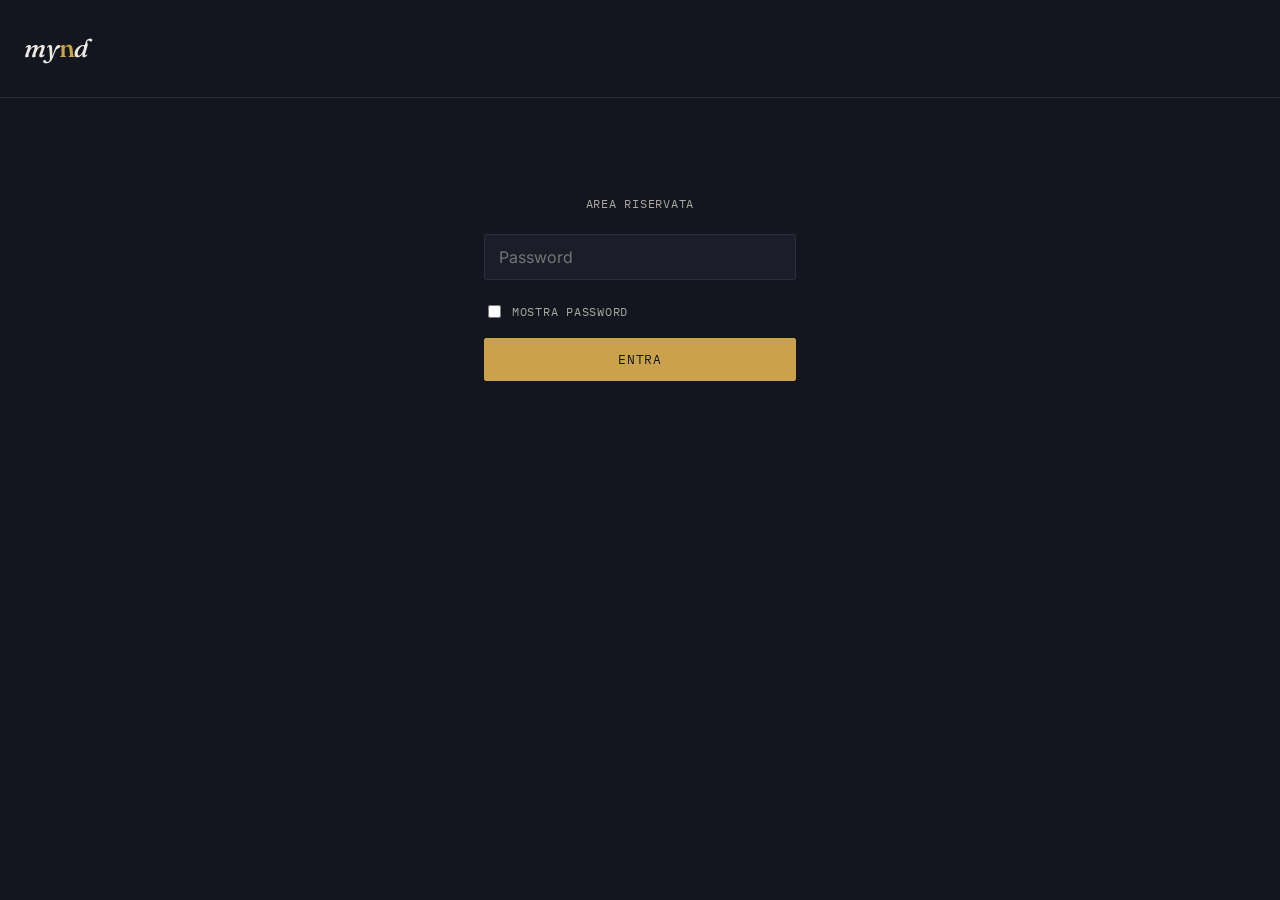
<file: admin/index.html>
<!DOCTYPE html>
<html lang="it">
<head>
<meta charset="UTF-8">
<meta name="viewport" content="width=device-width, initial-scale=1.0">
<title>mynd - Admin</title>
<meta name="robots" content="noindex, nofollow">
<link rel="stylesheet" href="../css/style.css">
<style>
  .panel { max-width: 720px; margin: 0 auto; padding: 56px 24px 96px; }
  .field { margin-bottom: 22px; }
  label { display: block; font-family: 'IBM Plex Mono', monospace; font-size: 0.78rem;
          text-transform: uppercase; letter-spacing: 0.06em; color: var(--ink-dim); margin-bottom: 8px; }
  input[type=text], input[type=password], input[type=date] {
    width: 100%; background: var(--night-2); border: 1px solid var(--line); color: var(--ink);
    padding: 12px 14px; border-radius: 2px; font-family: 'Inter', sans-serif; font-size: 1rem;
  }
  #editor {
    min-height: 260px; background: var(--night-2); border: 1px solid var(--line); color: var(--ink);
    padding: 16px; border-radius: 2px; font-size: 1.05rem; line-height: 1.6;
  }
  #editor:focus { outline: 2px solid var(--teal); }
  .toolbar { display: flex; gap: 8px; margin-bottom: 8px; }
  .toolbar button { background: var(--night-2); border: 1px solid var(--line); color: var(--ink);
                    padding: 6px 12px; cursor: pointer; border-radius: 2px; font-family: 'Fraunces', serif; }
  .toolbar button:hover { border-color: var(--gold); }
  .status { font-family: 'IBM Plex Mono', monospace; font-size: 0.85rem; margin-top: 16px; }
  .status.ok { color: var(--teal); }
  .status.err { color: #C97B5C; }
  #gate { max-width: 360px; margin: 96px auto; padding: 0 24px; text-align: center; }
  .row {
    display: flex; align-items: center; gap: 12px; padding: 14px 0;
    border-top: 1px solid var(--line);
  }
  .row:first-child { border-top: 1px solid var(--line); }
  .row .info { flex: 1; min-width: 0; }
  .row .info .row-title { font-family: 'Fraunces', serif; font-size: 1.05rem; }
  .row .info .row-date { font-family: 'IBM Plex Mono', monospace; font-size: 0.75rem; color: var(--ink-dim); }
  .row .actions { display: flex; gap: 6px; flex-shrink: 0; }
  .row .actions button {
    background: var(--night-2); border: 1px solid var(--line); color: var(--ink);
    padding: 6px 10px; cursor: pointer; border-radius: 2px; font-family: 'IBM Plex Mono', monospace;
    font-size: 0.75rem;
  }
  .row .actions button:hover { border-color: var(--gold); color: var(--gold); }
  .row .actions button.danger:hover { border-color: #C97B5C; color: #C97B5C; }

  /* ritaglio immagini: cornice con proporzioni fisse = come appariranno nel blog */
  .crop-frame {
    position: relative; width: 100%; overflow: hidden; border-radius: 2px;
    background: var(--night-2); border: 1px solid var(--line); margin-top: 12px;
    cursor: grab; touch-action: none;
  }
  .crop-frame:active { cursor: grabbing; }
  .crop-frame img {
    position: absolute; top: 50%; left: 50%; max-width: none; max-height: none;
    user-select: none; -webkit-user-drag: none; pointer-events: none;
  }
  .zoom-row { display: flex; align-items: center; gap: 10px; margin-top: 10px; }
  .zoom-row input[type=range] { flex: 1; }
  .crop-hint {
    font-family: 'IBM Plex Mono', monospace; font-size: 0.75rem; color: var(--ink-dim); margin-top: 8px;
  }
</style>
</head>
<body>

<header class="site">
  <a href="../index.html" class="wordmark quiet">my<span>n</span>d</a>
</header>

<div id="gate">
  <p class="eyebrow">area riservata</p>
  <div class="field" style="margin-top:20px;">
    <input type="password" id="password" placeholder="Password"
           autocapitalize="off" autocorrect="off" autocomplete="off" spellcheck="false">
  </div>
  <label style="display:flex; align-items:center; gap:8px; font-family:'IBM Plex Mono',monospace; font-size:0.78rem; color:var(--ink-dim); margin-bottom:16px;">
    <input type="checkbox" id="show-pw"> mostra password
  </label>
  <button class="btn primary" id="unlock" style="width:100%; justify-content:center;">Entra</button>
</div>

<div class="panel" id="panel" style="display:none;">
  <p class="eyebrow">articoli pubblicati</p>
  <div id="manager" style="margin: 16px 0 48px;">
    <p class="empty">Caricamento…</p>
  </div>

  <p class="eyebrow" id="form-title">nuovo articolo</p>

  <div class="field">
    <label>Titolo</label>
    <input type="text" id="title" placeholder="Il titolo dell'articolo">
  </div>

  <div class="field">
    <label>Sottotitolo / estratto (appare nell'elenco)</label>
    <input type="text" id="excerpt" placeholder="Una riga che riassume l'articolo">
  </div>

  <div class="field">
    <label>Data</label>
    <input type="date" id="date">
  </div>

  <div class="field">
    <label>Foto di copertina</label>
    <input type="file" id="cover-file" accept="image/*">
    <div class="crop-frame" id="cover-frame" style="aspect-ratio: 16/9; display:none;">
      <img id="cover-img" alt="">
    </div>
    <div class="zoom-row" id="cover-zoom-row" style="display:none;">
      <input type="range" id="cover-zoom">
    </div>
    <p class="crop-hint" id="cover-hint" style="display:none;">
      Trascina per spostare, usa lo slider per ingrandire — questa cornice è esattamente come apparirà nel blog.
    </p>
  </div>

  <div class="field">
    <label>Foto centrale articolo (facoltativa — verrà inserita a metà testo)</label>
    <input type="file" id="mid-file" accept="image/*">
    <div class="crop-frame" id="mid-frame" style="aspect-ratio: 4/3; display:none;">
      <img id="mid-img" alt="">
    </div>
    <div class="zoom-row" id="mid-zoom-row" style="display:none;">
      <input type="range" id="mid-zoom">
    </div>
    <p class="crop-hint" id="mid-hint" style="display:none;">
      Trascina per spostare, usa lo slider per ingrandire.
    </p>
  </div>

  <div class="field">
    <label>Testo dell'articolo</label>
    <div class="toolbar">
      <button type="button" data-cmd="bold"><b>B</b></button>
      <button type="button" data-cmd="italic"><i>I</i></button>
      <button type="button" data-cmd="formatBlock" data-value="h2">H2</button>
      <button type="button" data-cmd="formatBlock" data-value="p">P</button>
    </div>
    <div id="editor" contenteditable="true"></div>
  </div>

  <button class="btn primary" id="publish">Pubblica articolo</button>
  <button class="btn" id="cancel-edit" style="display:none;">Annulla modifica / nuovo articolo</button>
  <div class="status" id="status"></div>
</div>

<script src="cropper.js"></script>
<script src="admin.js"></script>
</body>
</html>
</file>
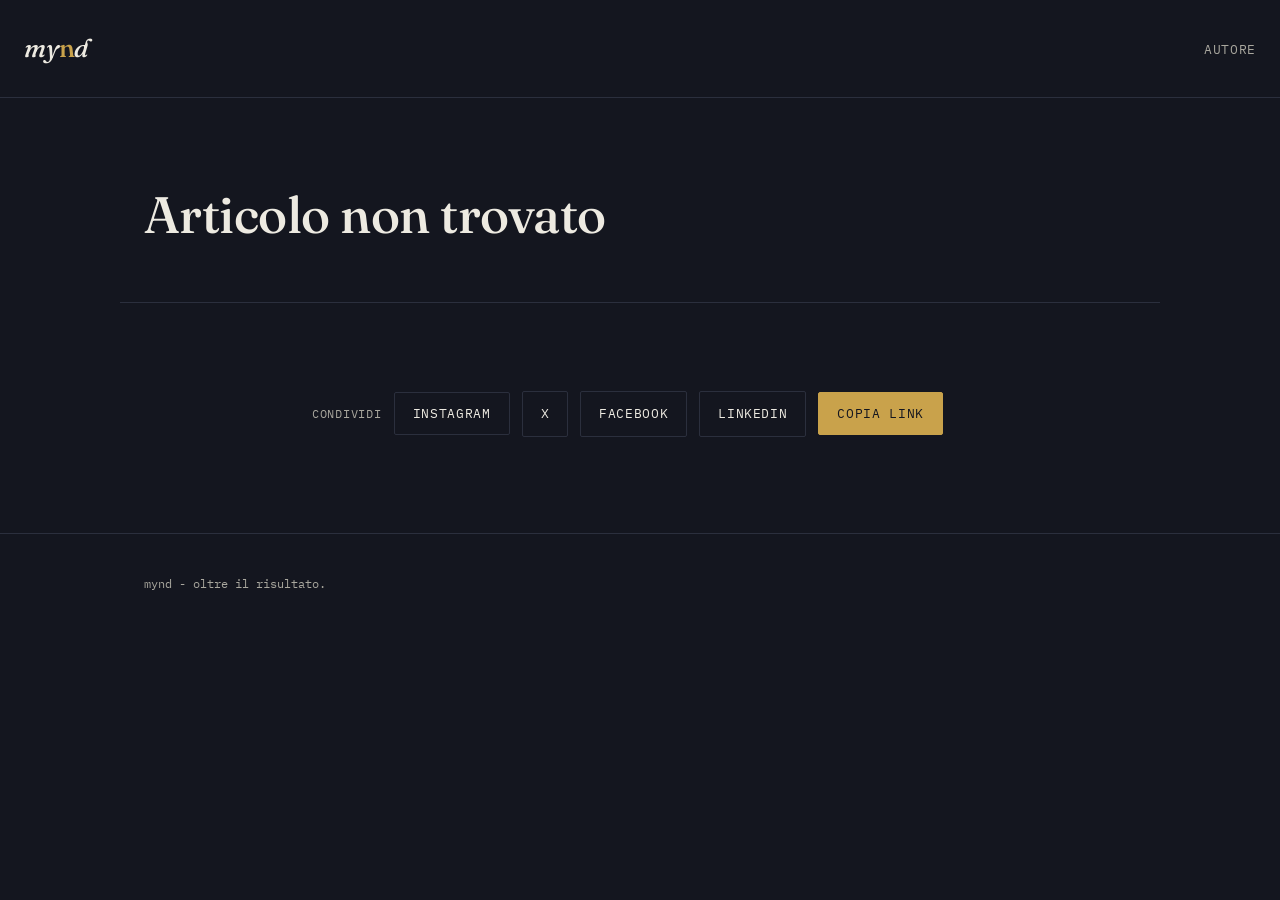
<file: articolo.html>
<!DOCTYPE html>
<html lang="it">
<head>
<meta charset="UTF-8">
<meta name="viewport" content="width=device-width, initial-scale=1.0">
<title id="page-title">mynd</title>
<meta name="description" id="page-desc" content="">
<meta property="og:title" id="og-title" content="">
<meta property="og:description" id="og-desc" content="">
<meta property="og:image" id="og-image" content="">
<meta property="og:type" content="article">
<link rel="stylesheet" href="css/style.css">
</head>
<body>

<header class="site">
  <a href="index.html" class="wordmark quiet">my<span>n</span>d</a>
  <nav class="site">
    <a href="chi-sono.html">Autore</a>
  </nav>
</header>

<article>
  <div class="article-head wrap" id="head">
    <p class="eyebrow" id="date"></p>
    <h1 id="title">Caricamento…</h1>
    <img class="cover" id="cover" alt="" style="display:none">
  </div>
  <div class="article-body" id="body"></div>

  <div class="share-bar">
    <span class="share-label">Condividi</span>
    <button class="btn" id="btn-story">Instagram</button>
    <a class="btn" id="btn-x" href="#" target="_blank" rel="noopener">X</a>
    <a class="btn" id="btn-facebook" href="#" target="_blank" rel="noopener">Facebook</a>
    <a class="btn" id="btn-linkedin" href="#" target="_blank" rel="noopener">LinkedIn</a>
    <button class="btn primary" id="btn-link">Copia link</button>
  </div>
</article>

<footer class="site">
  <div class="wrap">mynd - oltre il risultato.</div>
</footer>

<div class="toast" id="toast"></div>

<script src="js/story-generator.js"></script>
<script src="js/article.js"></script>
</body>
</html>
</file>
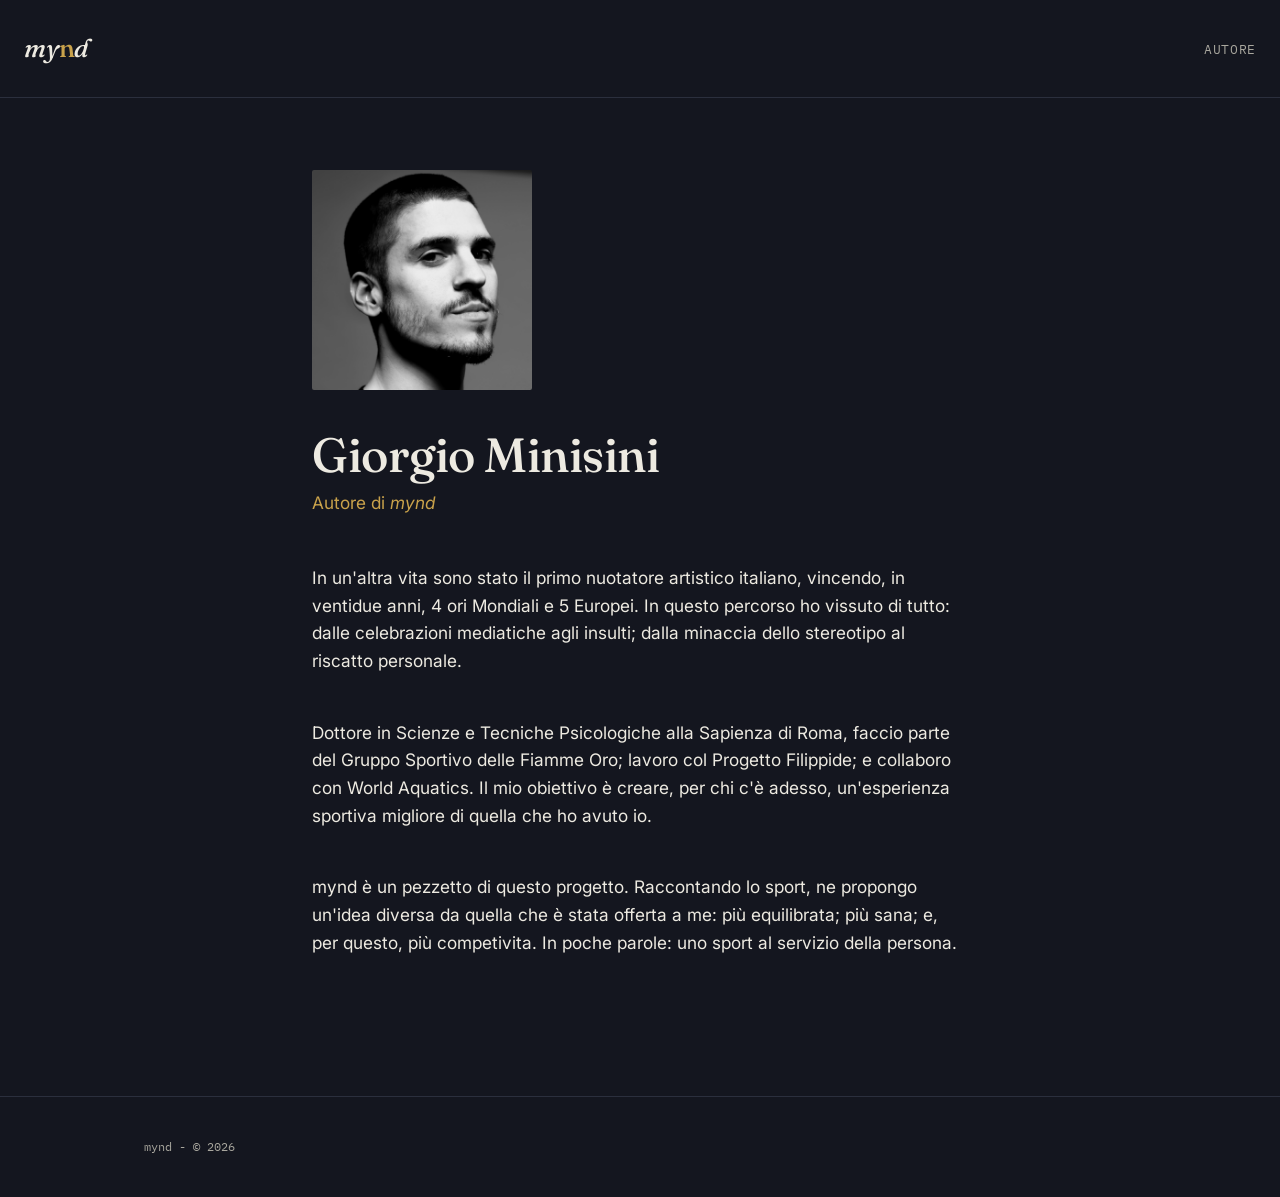
<file: chi-sono.html>
<!DOCTYPE html>
<html lang="it">
<head>
<meta charset="UTF-8">
<meta name="viewport" content="width=device-width, initial-scale=1.0">
<title>Chi sono - mynd</title>
<meta name="description" content="Giorgio Minisini - chi sono">
<link rel="stylesheet" href="css/style.css">
<style>
  .bio-wrap { max-width: var(--measure); margin: 0 auto; padding: 72px 24px 96px; }
  .bio-wrap h1 { font-size: clamp(2rem, 5vw, 3rem); margin-bottom: 8px; }
  .bio-wrap .role { color: var(--gold); margin-bottom: 48px; }
  .bio-wrap section { margin-bottom: 44px; }
  .bio-wrap h2 {
    font-family: 'IBM Plex Mono', monospace; font-size: 0.85rem; text-transform: uppercase;
    letter-spacing: 0.06em; color: var(--ink-dim); margin-bottom: 14px;
  }
  .bio-wrap p { margin: 0 0 1.2em; font-size: 1.08rem; }
  .placeholder { color: var(--ink-dim); font-style: italic; }
  .bio-photo {
    width: 220px; height: 220px; object-fit: cover; border-radius: var(--radius);
    margin-bottom: 32px; background: var(--night-2);
  }
</style>
</head>
<body>

<header class="site">
  <a href="index.html" class="wordmark quiet">my<span>n</span>d</a>
  <nav class="site">
    <a href="chi-sono.html">Autore</a>
  </nav>
</header>

<div class="bio-wrap">

  <img class="bio-photo" src="content/images/image.jpg" alt="Giorgio Minisini">

  <h1>Giorgio Minisini</h1>
  <p class="role">Autore di <i>mynd</i></p>

  <section>
    <p>In un'altra vita sono stato il primo nuotatore artistico italiano, vincendo, in ventidue anni, 4 ori Mondiali e 5 Europei. In questo percorso ho vissuto di tutto: dalle celebrazioni mediatiche agli insulti; dalla minaccia dello stereotipo al riscatto personale.</p>
  </section>

  <section>
    <p>Dottore in Scienze e Tecniche Psicologiche alla Sapienza di Roma, faccio parte del Gruppo Sportivo delle Fiamme Oro; lavoro col Progetto Filippide; e collaboro con World Aquatics. Il mio obiettivo è creare, per chi c'è adesso, un'esperienza sportiva migliore di quella che ho avuto io.</p>
  </section>

  <section>
    <p>mynd è un pezzetto di questo progetto. Raccontando lo sport, ne propongo un'idea diversa da quella che è stata offerta a me: più equilibrata; più sana; e, per questo, più competivita. In poche parole: uno sport al servizio della persona.</p>
  </section>
</div>

<footer class="site">
  <div class="wrap">mynd - © <span id="year"></span></div>
</footer>

<script>document.getElementById('year').textContent = new Date().getFullYear();</script>
</body>
</html>
</file>
<file: css/style.css>
/* ==========================================================================
   MYND — design tokens
   Sport as the lens, the mind as the subject.
   Palette: dusk-track navy, chalk white, worn-gold (effort/achievement),
   still-teal (focus/calm). Nothing near-black-and-neon, nothing cream-serif.
   Display: Fraunces (soft, editorial, a little human — not a "sporty" font,
   because the site is about the mind, not the scoreboard).
   Body: Inter. Meta/labels: IBM Plex Mono, run like stopwatch digits.
   ========================================================================== */

@import url('https://fonts.googleapis.com/css2?family=Fraunces:ital,opsz,wght@0,9..144,400;0,9..144,500;0,9..144,600;1,9..144,500&family=Inter:wght@400;500;600&family=IBM+Plex+Mono:wght@400;500&display=swap');

:root {
  --ink:        #EDEAE1;
  --ink-dim:    #A9A79E;
  --night:      #14161F;
  --night-2:    #1B1E29;
  --line:       #2B2F3D;
  --gold:       #C9A24B;
  --teal:       #5C9088;
  --radius:     2px;
  --measure:    64ch;
}

* { box-sizing: border-box; }

html { scroll-behavior: smooth; }

body {
  margin: 0;
  background: var(--night);
  color: var(--ink);
  font-family: 'Inter', system-ui, sans-serif;
  font-size: 17px;
  line-height: 1.6;
  -webkit-font-smoothing: antialiased;
}

h1, h2, h3, .display {
  font-family: 'Fraunces', serif;
  font-weight: 500;
  letter-spacing: -0.01em;
  line-height: 1.05;
  margin: 0;
}

.eyebrow, .meta, time, .mono {
  font-family: 'IBM Plex Mono', monospace;
  font-size: 0.78rem;
  letter-spacing: 0.06em;
  text-transform: uppercase;
  color: var(--ink-dim);
}

a { color: var(--ink); }
a.quiet { color: inherit; text-decoration: none; }
a.quiet:hover { color: var(--gold); }

.wrap {
  max-width: 1040px;
  margin: 0 auto;
  padding: 0 24px;
}

/* ---- header ---- */
header.site {
  display: flex;
  align-items: center;
  justify-content: space-between;
  padding: 28px 24px;
  border-bottom: 1px solid var(--line);
}

.wordmark {
  font-family: 'Fraunces', serif;
  font-style: italic;
  font-weight: 500;
  font-size: 1.6rem;
  letter-spacing: -0.01em;
}
.wordmark span { color: var(--gold); font-style: normal; }

nav.site a {
  text-decoration: none;
  margin-left: 28px;
  font-family: 'IBM Plex Mono', monospace;
  font-size: 0.8rem;
  letter-spacing: 0.05em;
  text-transform: uppercase;
  color: var(--ink-dim);
}
nav.site a:hover { color: var(--ink); }

/* ---- hero: the signature element ---- */
.hero {
  position: relative;
  padding: 96px 24px 72px;
  overflow: hidden;
  border-bottom: 1px solid var(--line);
}

.hero .wrap { position: relative; z-index: 2; }

.hero h1 {
  font-size: clamp(2.4rem, 6vw, 4.2rem);
  max-width: 14ch;
}

.hero h1 em {
  font-style: italic;
  color: var(--gold);
}

.hero p.lede {
  max-width: var(--measure);
  color: var(--ink-dim);
  font-size: 1.15rem;
  margin-top: 22px;
}

/* the trace: a single hand-drawn line from a spike in effort (sport)
   settling into a calm, steady wave (mind). drawn once on load. */
.trace {
  position: absolute;
  inset: 0;
  width: 100%;
  height: 100%;
  z-index: 1;
  opacity: 0.55;
}
.trace path {
  fill: none;
  stroke: var(--teal);
  stroke-width: 1.4;
  vector-effect: non-scaling-stroke;
  stroke-linecap: round;
  stroke-dasharray: 1400;
  stroke-dashoffset: 1400;
  animation: draw 2.6s cubic-bezier(.4,0,.2,1) forwards;
}
@media (prefers-reduced-motion: reduce) {
  .trace path { animation: none; stroke-dashoffset: 0; }
}
@keyframes draw { to { stroke-dashoffset: 0; } }

/* ---- article list ---- */
.list {
  padding: 56px 24px 96px;
}
.list h2.section-title {
  font-size: 1rem;
  font-family: 'IBM Plex Mono', monospace;
  text-transform: uppercase;
  letter-spacing: 0.08em;
  color: var(--ink-dim);
  margin-bottom: 32px;
}

.card {
  display: grid;
  grid-template-columns: 220px 1fr;
  gap: 28px;
  padding: 28px 0;
  border-top: 1px solid var(--line);
  text-decoration: none;
  color: inherit;
}
.card:first-of-type { border-top: 1px solid var(--line); }
.card img {
  width: 220px;
  height: 140px;
  object-fit: cover;
  border-radius: var(--radius);
  background: var(--night-2);
}
.card h3 {
  font-size: 1.5rem;
  margin-bottom: 8px;
}
.card p.excerpt {
  color: var(--ink-dim);
  margin: 0 0 10px;
}
.card:hover h3 { color: var(--gold); }

@media (max-width: 640px) {
  .card { grid-template-columns: 1fr; }
  .card img { width: 100%; height: 180px; }
}

/* ---- article page ---- */
.article-head {
  padding: 72px 24px 40px;
  border-bottom: 1px solid var(--line);
}
.article-head h1 {
  font-size: clamp(2rem, 5vw, 3.2rem);
  max-width: 20ch;
  margin: 18px 0 20px;
}
.article-head .cover {
  width: 100%;
  max-height: 420px;
  object-fit: cover;
  border-radius: var(--radius);
  margin-top: 32px;
}
.article-body {
  padding: 48px 24px 40px;
  max-width: var(--measure);
  margin: 0 auto;
  font-size: 1.12rem;
}
.article-body p { margin: 0 0 1.3em; }
.article-body h2 { font-size: 1.5rem; margin: 1.6em 0 0.6em; }
.article-body img.mid-image {
  width: 100%;
  border-radius: var(--radius);
  margin: 12px 0 32px;
}

.share-bar {
  max-width: var(--measure);
  margin: 0 auto;
  padding: 0 24px 96px;
  display: flex;
  align-items: center;
  gap: 12px;
  flex-wrap: wrap;
}
.share-label {
  font-family: 'IBM Plex Mono', monospace;
  font-size: 0.78rem;
  text-transform: uppercase;
  letter-spacing: 0.06em;
  color: var(--ink-dim);
}
button.btn, a.btn {
  font-family: 'IBM Plex Mono', monospace;
  font-size: 0.8rem;
  letter-spacing: 0.05em;
  text-transform: uppercase;
  background: transparent;
  color: var(--ink);
  border: 1px solid var(--line);
  border-radius: var(--radius);
  padding: 12px 18px;
  cursor: pointer;
  text-decoration: none;
  display: inline-flex;
  align-items: center;
  gap: 8px;
}
button.btn:hover, a.btn:hover { border-color: var(--gold); color: var(--gold); }
button.btn:focus-visible, a.btn:focus-visible, a:focus-visible {
  outline: 2px solid var(--teal);
  outline-offset: 2px;
}
button.btn.primary {
  background: var(--gold);
  color: var(--night);
  border-color: var(--gold);
}
button.btn.primary:hover { color: var(--night); opacity: 0.9; }

.toast {
  position: fixed;
  bottom: 28px;
  left: 50%;
  transform: translateX(-50%) translateY(20px);
  background: var(--night-2);
  border: 1px solid var(--line);
  color: var(--ink);
  padding: 12px 20px;
  border-radius: var(--radius);
  font-family: 'IBM Plex Mono', monospace;
  font-size: 0.82rem;
  opacity: 0;
  pointer-events: none;
  transition: all 0.25s ease;
}
.toast.show { opacity: 1; transform: translateX(-50%) translateY(0); }

footer.site {
  padding: 40px 24px;
  border-top: 1px solid var(--line);
  color: var(--ink-dim);
  font-family: 'IBM Plex Mono', monospace;
  font-size: 0.78rem;
}

/* ---- empty state ---- */
.empty {
  padding: 40px 0;
  color: var(--ink-dim);
  font-family: 'IBM Plex Mono', monospace;
  font-size: 0.85rem;
}
</file>
